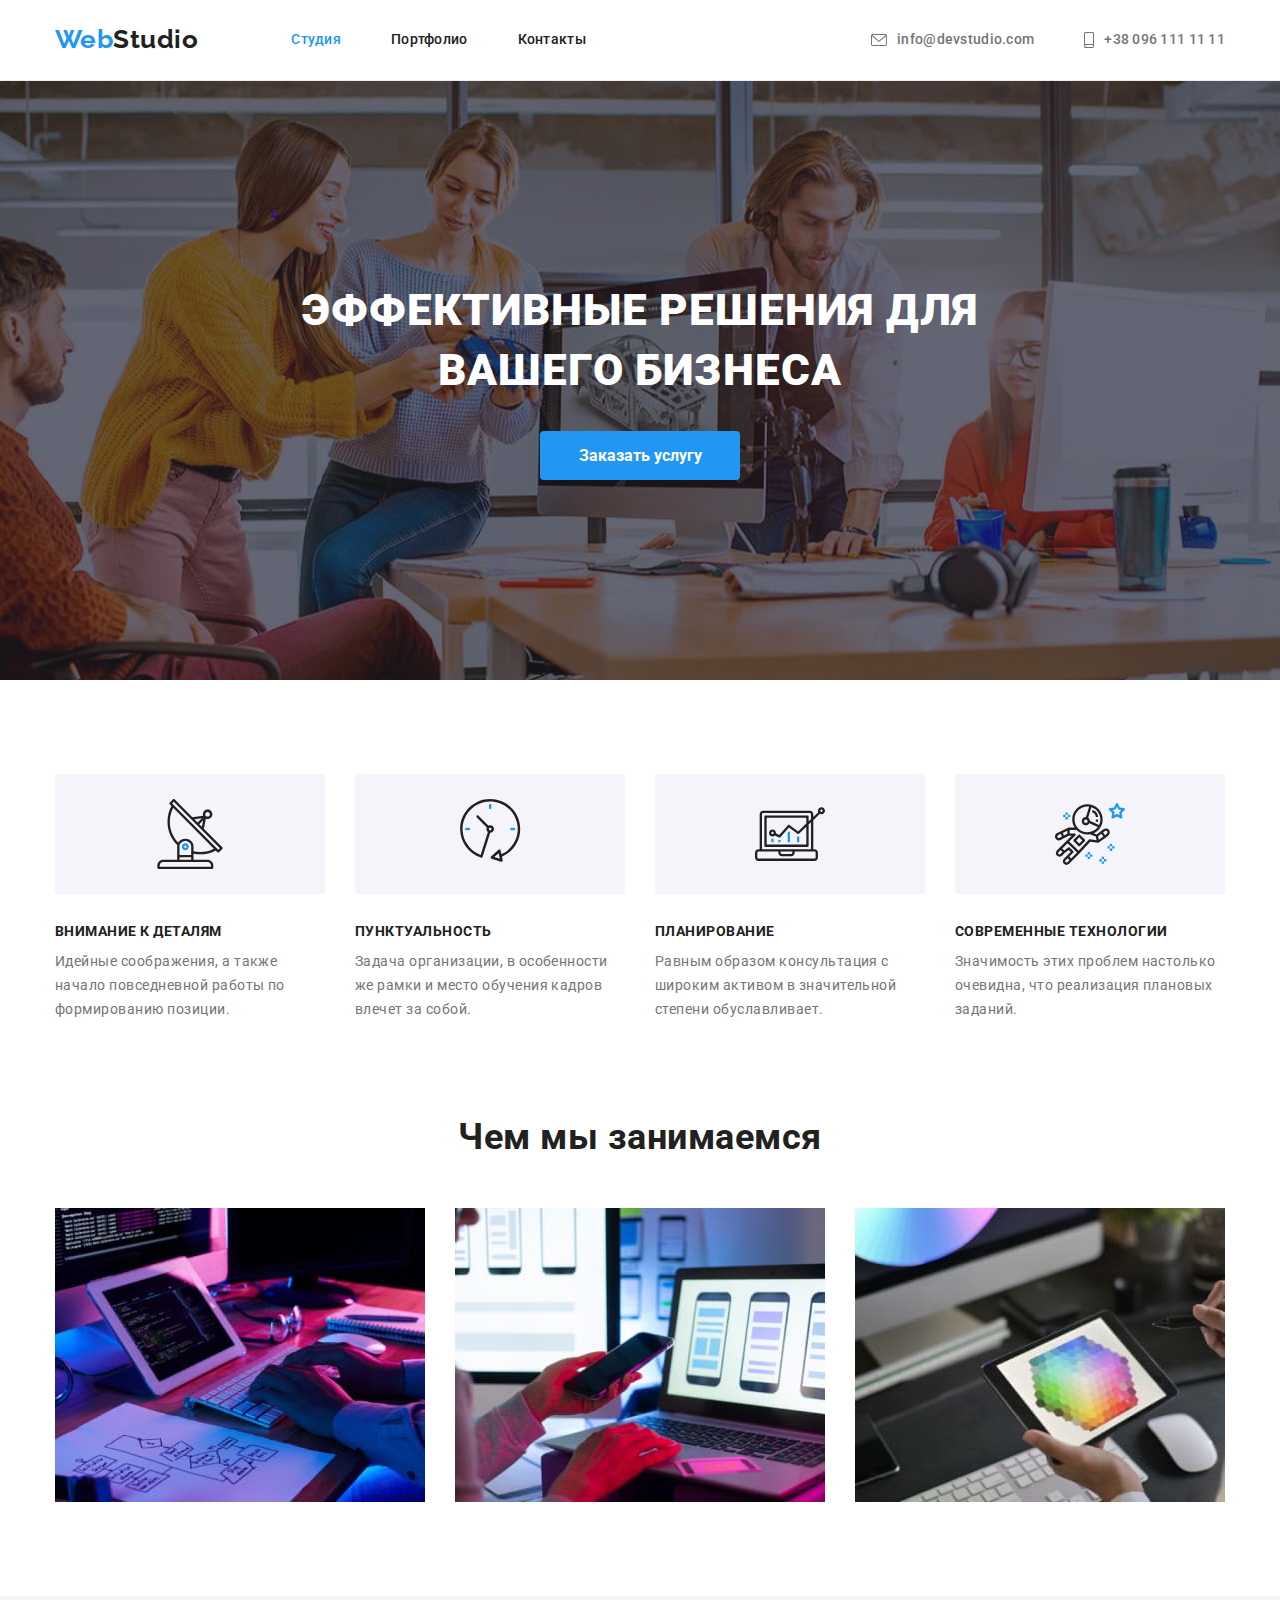
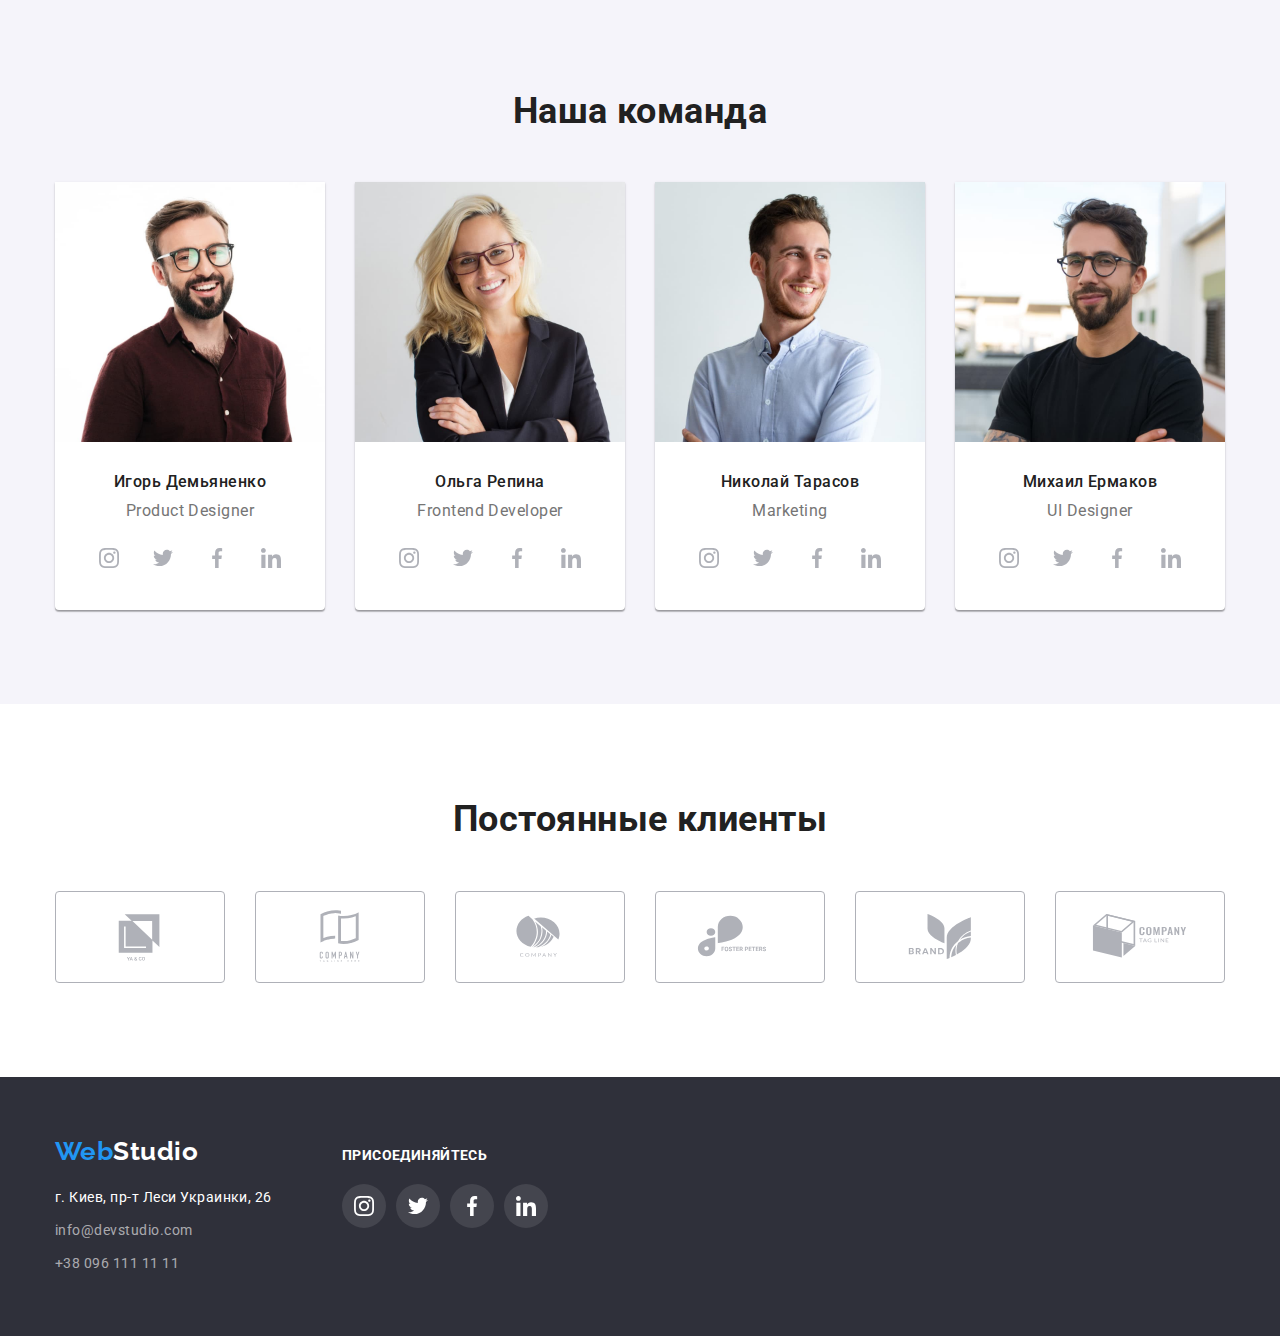
<file: index.html>
<!DOCTYPE html>
<html lang="ru">
  <head>
    <meta charset="UTF-8" />
    <meta http-equiv="X-UA-Compatible" content="IE=edge" />
    <meta name="viewport" content="width=device-width, initial-scale=1.0" />
    <title>Document</title>

    <link rel="preconnect" href="https://fonts.googleapis.com" />
    <link rel="preconnect" href="https://fonts.gstatic.com" crossorigin />
    <link
      href="https://fonts.googleapis.com/css2?family=Raleway:wght@700&family=Roboto:wght@400;500;700;900&display=swap"
      rel="stylesheet"
    />
    <link
      rel="stylesheet"
      href="https://cdnjs.cloudflare.com/ajax/libs/modern-normalize/1.1.0/modern-normalize.min.css"
    />
    <link rel="stylesheet" href="./css/styles.css" />
  </head>
  <body>
    <header class="header">
      <div class="conteiner main-nav">
        <a href="./index.html" class="logo">
          Web<span class="logo-up">Studio</span>
        </a>
        <nav class="nav">
          <ul class="site-nav list">
            <li class="item">
              <a href="./index.html" class="link current"> Студия </a>
            </li>
            <li class="item">
              <a href="./portfolio.html" class="link"> Портфолио</a>
            </li>
            <li class="item"><a href="" class="link"> Контакты</a></li>
          </ul>
        </nav>
        <ul class="contacts list">
          <li class="item">
            <a href="mailto:info@devstudio.com">
              <svg class="contacts-icon" width="16" height="12">
                <use href="./images/icons.svg#icon-envelope-hover"></use>
              </svg>
              info@devstudio.com
            </a>
          </li>
          <li class="item">
            <a href="tel:+380961111111">
              <svg class="contacts-icon" width="10" height="16">
                <use href="./images/icons.svg#icon-smartphone"></use>
              </svg>
              +38 096 111 11 11
            </a>
          </li>
        </ul>
      </div>
    </header>
    <main>
      <section class="hero">
        <div class="conteiner">
          <h1 class="hero-title">Эффективные решения для вашего бизнеса</h1>
          <button type="button" class="hero-button">Заказать услугу</button>
        </div>
      </section>
      <section class="section-benefits">
        <div class="conteiner">
          <h2 class="visually-hidden">Преимущества</h2>
          <ul class="benefits list">
            <li class="benefits-item">
              <div class="benefits-icon">
                <svg class="icon" width="70" height="70">
                  <use href="./images/icons.svg#icon-antenna-1"></use>
                </svg>
              </div>
              <h3 class="title">Внимание к деталям</h3>
              <p>
                Идейные соображения, а также начало повседневной работы по
                формированию позиции.
              </p>
            </li>
            <li class="benefits-item">
              <div class="benefits-icon">
                <svg class="icon" width="70" height="70">
                  <use href="./images/icons.svg#icon-clock-1"></use>
                </svg>
              </div>
              <h3 class="title">Пунктуальность</h3>
              <p>
                Задача организации, в особенности же рамки и место обучения
                кадров влечет за собой.
              </p>
            </li>
            <li class="benefits-item">
              <div class="benefits-icon">
                <svg class="icon" width="70" height="70">
                  <use href="./images/icons.svg#icon-diagram-1"></use>
                </svg>
              </div>
              <h3 class="title">Планирование</h3>
              <p>
                Равным образом консультация с широким активом в значительной
                степени обуславливает.
              </p>
            </li>
            <li class="benefits-item">
              <div class="benefits-icon">
                <svg class="icon" width="70" height="70">
                  <use href="./images/icons.svg#icon-astronaut-1"></use>
                </svg>
              </div>
              <h3 class="title">Современные технологии</h3>
              <p>
                Значимость этих проблем настолько очевидна, что реализация
                плановых заданий.
              </p>
            </li>
          </ul>
        </div>
      </section>
      <section class="section">
        <div class="conteiner">
          <h2 class="section-title">Чем мы занимаемся</h2>
          <ul class="case list">
            <li class="images">
              <img
                src="./images/box1.jpg"
                alt="набор текста на клавиатуре"
                width="370"
                height="294"
              />
            </li>
            <li class="images">
              <img
                src="./images/box2.jpg"
                alt="телефон в руках и ноутбук"
                width="370"
                height="294"
              />
            </li>
            <li class="images">
              <img
                src="./images/box3.jpg"
                alt="подбор цвета на планшете"
                width="370"
                height="294"
              />
            </li>
          </ul>
        </div>
      </section>
      <section class="section-team">
        <div class="conteiner">
          <h2 class="section-title">Наша команда</h2>
          <ul class="names list">
            <li class="names-item">
              <img
                src="./images/img1.jpg"
                alt="фото Игорь Демьяненко"
                width="270"
                height="260"
              />
              <div class="names-text">
                <h3 class="title">Игорь Демьяненко</h3>
                <p><span lang="en">Product Designer</span></p>
                <ul class="names-icon-list list">
                  <li class="names-icon-item">
                    <a href="" class="soc-link">
                      <svg class="names-link-icon" width="20" height="20">
                        <use href="./images/icons.svg#icon-instagram-2"></use>
                      </svg>
                    </a>
                  </li>
                  <li class="names-icon-item">
                    <a href="" class="soc-link">
                      <svg class="names-link-icon" width="20" height="20">
                        <use href="./images/icons.svg#icon-twitter-1"></use>
                      </svg>
                    </a>
                  </li>
                  <li class="names-icon-item">
                    <a href="" class="soc-link">
                      <svg class="names-link-icon" width="20" height="20">
                        <use href="./images/icons.svg#icon-facebook-1"></use>
                      </svg>
                    </a>
                  </li>
                  <li class="names-icon-item">
                    <a href="" class="soc-link">
                      <svg class="names-link-icon" width="20" height="20">
                        <use href="./images/icons.svg#icon-linkedin-1"></use>
                      </svg>
                    </a>
                  </li>
                </ul>
              </div>
            </li>

            <li class="names-item">
              <img
                src="./images/img2.jpg"
                alt="фото Ольга Репина"
                width="270"
                height="260"
              />
              <div class="names-text">
                <h3 class="title">Ольга Репина</h3>
                <p><span lang="en">Frontend Developer</span></p>
                <ul class="names-icon-list list">
                  <li class="names-icon-item">
                    <a href="" class="soc-link">
                      <svg class="names-link-icon" width="20" height="20">
                        <use href="./images/icons.svg#icon-instagram-2"></use>
                      </svg>
                    </a>
                  </li>
                  <li class="names-icon-item">
                    <a href="" class="soc-link">
                      <svg class="names-link-icon" width="20" height="20">
                        <use href="./images/icons.svg#icon-twitter-1"></use>
                      </svg>
                    </a>
                  </li>
                  <li class="names-icon-item">
                    <a href="" class="soc-link">
                      <svg class="names-link-icon" width="20" height="20">
                        <use href="./images/icons.svg#icon-facebook-1"></use>
                      </svg>
                    </a>
                  </li>
                  <li class="names-icon-item">
                    <a href="" class="soc-link">
                      <svg class="names-link-icon" width="20" height="20">
                        <use href="./images/icons.svg#icon-linkedin-1"></use>
                      </svg>
                    </a>
                  </li>
                </ul>
              </div>
            </li>
            <li class="names-item">
              <img
                src="./images/img3.jpg"
                alt="фото Николай Тарасов"
                width="270"
                height="260"
              />
              <div class="names-text">
                <h3 class="title">Николай Тарасов</h3>
                <p><span lang="en"> Marketing </span></p>
                <ul class="names-icon-list list">
                  <li class="names-icon-item">
                    <a href="" class="soc-link">
                      <svg class="names-link-icon" width="20" height="20">
                        <use href="./images/icons.svg#icon-instagram-2"></use>
                      </svg>
                    </a>
                  </li>
                  <li class="names-icon-item">
                    <a href="" class="soc-link">
                      <svg class="names-link-icon" width="20" height="20">
                        <use href="./images/icons.svg#icon-twitter-1"></use>
                      </svg>
                    </a>
                  </li>
                  <li class="names-icon-item">
                    <a href="" class="soc-link">
                      <svg class="names-link-icon" width="20" height="20">
                        <use href="./images/icons.svg#icon-facebook-1"></use>
                      </svg>
                    </a>
                  </li>
                  <li class="names-icon-item">
                    <a href="" class="soc-link">
                      <svg class="names-link-icon" width="20" height="20">
                        <use href="./images/icons.svg#icon-linkedin-1"></use>
                      </svg>
                    </a>
                  </li>
                </ul>
              </div>
            </li>
            <li class="names-item">
              <img
                src="./images/img4.jpg"
                alt="фото Михаил Ермаков"
                width="270"
                height="260"
              />
              <div class="names-text">
                <h3 class="title">Михаил Ермаков</h3>
                <p><span lang="en">UI Designer </span></p>
                <ul class="names-icon-list list">
                  <li class="names-icon-item">
                    <a href="" class="soc-link">
                      <svg class="names-link-icon" width="20" height="20">
                        <use href="./images/icons.svg#icon-instagram-2"></use>
                      </svg>
                    </a>
                  </li>
                  <li class="names-icon-item">
                    <a href="" class="soc-link">
                      <svg class="names-link-icon" width="20" height="20">
                        <use href="./images/icons.svg#icon-twitter-1"></use>
                      </svg>
                    </a>
                  </li>
                  <li class="names-icon-item">
                    <a href="" class="soc-link">
                      <svg class="names-link-icon" width="20" height="20">
                        <use href="./images/icons.svg#icon-facebook-1"></use>
                      </svg>
                    </a>
                  </li>
                  <li class="names-icon-item">
                    <a href="" class="soc-link">
                      <svg class="names-link-icon" width="20" height="20">
                        <use href="./images/icons.svg#icon-linkedin-1"></use>
                      </svg>
                    </a>
                  </li>
                </ul>
              </div>
            </li>
          </ul>
        </div>
      </section>
      <section class="section">
        <div class="conteiner">
          <h2 class="section-title">Постоянные клиенты</h2>
          <ul class="clients-list list">
            <li class="clients-item">
              <a href="" class="clients-link">
                <svg class="clients-icon" width="106" height="60">
                  <use href="./images/icons.svg#icon-Logo"></use>
                </svg>
              </a>
            </li>
            <li class="clients-item">
              <a href="" class="clients-link">
                <svg class="clients-icon" width="106" height="60">
                  <use href="./images/icons.svg#icon-Logo-1"></use>
                </svg>
              </a>
            </li>
            <li class="clients-item">
              <a href="" class="clients-link">
                <svg class="clients-icon" width="106" height="60">
                  <use href="./images/icons.svg#icon-Logo-2"></use>
                </svg>
              </a>
            </li>
            <li class="clients-item">
              <a href="" class="clients-link">
                <svg class="clients-icon" width="106" height="60">
                  <use href="./images/icons.svg#icon-Logo-3"></use>
                </svg>
              </a>
            </li>
            <li class="clients-item">
              <a href="" class="clients-link">
                <svg class="clients-icon" width="106" height="60">
                  <use href="./images/icons.svg#icon-Logo-4"></use>
                </svg>
              </a>
            </li>
            <li class="clients-item">
              <a href="" class="clients-link">
                <svg class="clients-icon" width="106" height="60">
                  <use href="./images/icons.svg#icon-Logo-5"></use>
                </svg>
              </a>
            </li>
          </ul>
        </div>
      </section>
    </main>
    <footer class="footer">
      <div class="footer-conteiner conteiner">
        <div class="footer-address">
          <a href="./index.html" class="logo">
            Web<span class="logo-down">Studio</span>
          </a>

          <address class="address">
            <p class="text">г. Киев, пр-т Леси Украинки, 26</p>
            <ul class="adress-tel-mail list">
              <li class="address-tel-mail-item">
                <a href="mailto:info@devstudio.com" class="mail">
                  info@devstudio.com
                </a>
              </li>
              <li class="address-tel-mail-item">
                <a href="tel:+380961111111" class="tel"> +38 096 111 11 11 </a>
              </li>
            </ul>
          </address>
        </div>
        <div class="welcome">
          <p class="welcome-text">Присоединяйтесь</p>
          <ul class="welcome-list list">
            <li class="welcome-item">
              <a href="" class="welcome-soc-link">
                <svg class="welcome-link-icon" width="20" height="20">
                  <use href="./images/icons.svg#icon-instagram-2"></use>
                </svg>
              </a>
            </li>
            <li class="welcome-item">
              <a href="" class="welcome-soc-link">
                <svg class="welcome-link-icon" width="20" height="20">
                  <use href="./images/icons.svg#icon-twitter-1"></use>
                </svg>
              </a>
            </li>
            <li class="welcome-item">
              <a href="" class="welcome-soc-link">
                <svg class="welcome-link-icon" width="20" height="20">
                  <use href="./images/icons.svg#icon-facebook-1"></use>
                </svg>
              </a>
            </li>
            <li class="welcome-item">
              <a href="" class="welcome-soc-link">
                <svg class="welcome-link-icon" width="20" height="20">
                  <use href="./images/icons.svg#icon-linkedin-1"></use>
                </svg>
              </a>
            </li>
          </ul>
        </div>
      </div>
    </footer>
  </body>
</html>
</file>
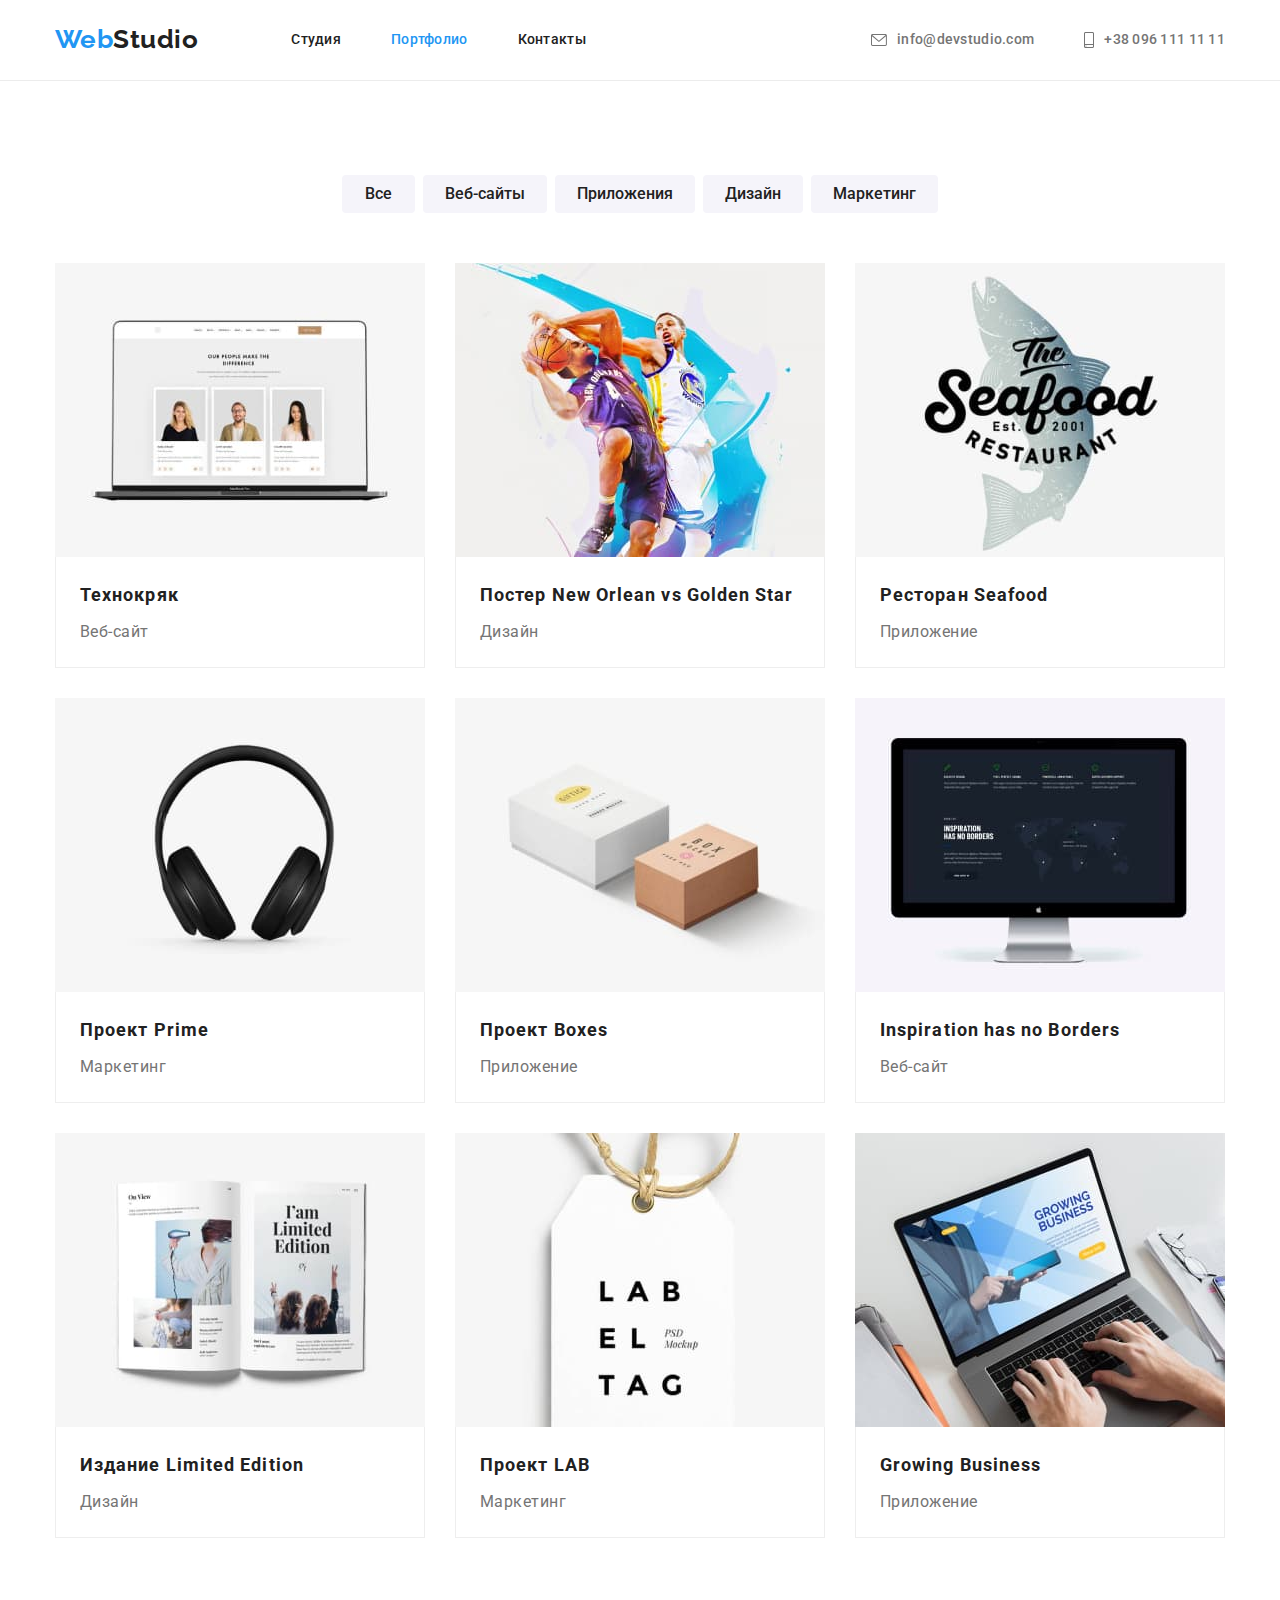
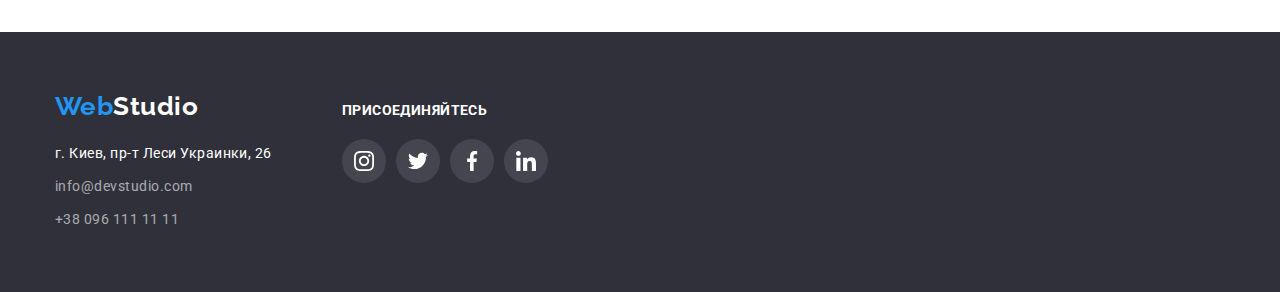
<file: portfolio.html>
<!DOCTYPE html>
<html lang="en">
  <head>
    <meta charset="UTF-8" />
    <meta http-equiv="X-UA-Compatible" content="IE=edge" />
    <meta name="viewport" content="width=device-width, initial-scale=1.0" />
    <title>Document</title>
    <link rel="preconnect" href="https://fonts.googleapis.com" />
    <link rel="preconnect" href="https://fonts.gstatic.com" crossorigin />
    <link
      href="https://fonts.googleapis.com/css2?family=Raleway:wght@700&family=Roboto:wght@400;500;700;900&display=swap"
      rel="stylesheet"
    />
    <link
      rel="stylesheet"
      href="https://cdnjs.cloudflare.com/ajax/libs/modern-normalize/1.1.0/modern-normalize.min.css"
    />

    <link rel="stylesheet" href="./css/styles.css" />
  </head>
  <body>
    <header class="header">
      <div class="conteiner main-nav">
        <a href="./index.html" class="logo">
          Web<span class="logo-up">Studio</span>
        </a>
        <nav class="nav">
          <ul class="site-nav list">
            <li class="item">
              <a href="./index.html" class="link"> Студия </a>
            </li>
            <li class="item">
              <a href="./portfolio.html" class="link current"> Портфолио</a>
            </li>
            <li class="item"><a href="" class="link"> Контакты</a></li>
          </ul>
        </nav>
        <ul class="contacts list">
          <li class="item">
            <a href="mailto:info@devstudio.com">
              <svg class="contacts-icon" width="16" height="12">
                <use href="./images/icons.svg#icon-envelope-hover"></use>
              </svg>
              info@devstudio.com
            </a>
          </li>
          <li class="item">
            <a href="tel:+380961111111">
              <svg class="contacts-icon" width="10" height="16">
                <use href="./images/icons.svg#icon-smartphone"></use>
              </svg>
              +38 096 111 11 11
            </a>
          </li>
        </ul>
      </div>
    </header>

    <main>
      <section class="portfolio">
        <div class="conteiner">
          <h1 class="visually-hidden">Портфолио</h1>
          <ul class="buttons list">
            <li class="buttons-item">
              <button type="button" class="portfolio-button">Все</button>
            </li>
            <li class="buttons-item">
              <button type="button" class="portfolio-button">Веб-сайты</button>
            </li>
            <li class="buttons-item">
              <button type="button" class="portfolio-button">Приложения</button>
            </li>
            <li class="buttons-item">
              <button type="button" class="portfolio-button">Дизайн</button>
            </li>
            <li class="buttons-item">
              <button type="button" class="portfolio-button">Маркетинг</button>
            </li>
          </ul>

          <ul class="team-portfolio list">
            <li class="item">
              <a href="" class="team-portfolio-link"
                ><img
                  src="./images/port1.jpg"
                  alt="ноутбук"
                  width="370"
                  height="294"
                />
                <div class="item-card">
                  <h2 class="title">Технокряк</h2>
                  <p>Веб-сайт</p>
                </div>
              </a>
            </li>
            <li class="item">
              <a href="" class="team-portfolio-link"
                ><img
                  src="./images/port2.jpg"
                  alt="баскетбол"
                  width="370"
                  height="294"
                />
                <div class="item-card">
                  <h2 class="title">Постер New Orlean vs Golden Star</h2>
                  <p>Дизайн</p>
                </div>
              </a>
            </li>
            <li class="item">
              <a href="" class="team-portfolio-link"
                ><img
                  src="./images/port3.jpg"
                  alt="ресторан"
                  width="370"
                  height="294"
                />
                <div class="item-card">
                  <h2 class="title">Ресторан Seafood</h2>
                  <p>Приложение</p>
                </div>
              </a>
            </li>
            <li class="item">
              <a href="" class="team-portfolio-link"
                ><img
                  src="./images/port4.jpg"
                  alt="наушники"
                  width="370"
                  height="294"
                />
                <div class="item-card">
                  <h2 class="title">Проект Prime</h2>
                  <p>Маркетинг</p>
                </div>
              </a>
            </li>
            <li class="item">
              <a href="" class="team-portfolio-link"
                ><img
                  src="./images/port5.jpg"
                  alt="коробки"
                  width="370"
                  height="294"
                />
                <div class="item-card">
                  <h2 class="title">Проект Boxes</h2>
                  <p>Приложение</p>
                </div>
              </a>
            </li>

            <li class="item">
              <a href="" class="team-portfolio-link"
                ><img
                  src="./images/port6.jpg"
                  alt="компьютер"
                  width="370"
                  height="294"
                />
                <div class="item-card">
                  <h2 class="title">Inspiration has no Borders</h2>
                  <p>Веб-сайт</p>
                </div>
              </a>
            </li>
            <li class="item">
              <a href="" class="team-portfolio-link"
                ><img
                  src="./images/port7.jpg"
                  alt="книга"
                  width="370"
                  height="294"
                />
                <div class="item-card">
                  <h2 class="title">Издание Limited Edition</h2>
                  <p>Дизайн</p>
                </div>
              </a>
            </li>
            <li class="item">
              <a href="" class="team-portfolio-link"
                ><img
                  src="./images/port8.jpg"
                  alt="брелок"
                  width="370"
                  height="294"
                />
                <div class="item-card">
                  <h2 class="title">Проект LAB</h2>
                  <p>Маркетинг</p>
                </div>
              </a>
            </li>
            <li class="item">
              <a href="" class="team-portfolio-link">
                <img
                  src="./images/port9.jpg"
                  alt="ноутбук"
                  width="370"
                  height="294"
                />
                <div class="item-card">
                  <h2 class="title">Growing Business</h2>
                  <p>Приложение</p>
                </div>
              </a>
            </li>
          </ul>
        </div>
      </section>
    </main>
    <footer class="footer">
      <div class="footer-conteiner conteiner">
        <div class="footer-address">
          <a href="./index.html" class="logo">
            Web<span class="logo-down">Studio</span>
          </a>

          <address class="address">
            <p class="text">г. Киев, пр-т Леси Украинки, 26</p>
            <ul class="adress-tel-mail list">
              <li class="address-tel-mail-item">
                <a href="mailto:info@devstudio.com" class="mail">
                  info@devstudio.com
                </a>
              </li>
              <li class="address-tel-mail-item">
                <a href="tel:+380961111111" class="tel"> +38 096 111 11 11 </a>
              </li>
            </ul>
          </address>
        </div>
        <div class="welcome">
          <p class="welcome-text">Присоединяйтесь</p>
          <ul class="welcome-list list">
            <li class="welcome-item">
              <a href="" class="welcome-soc-link">
                <svg class="welcome-link-icon" width="20" height="20">
                  <use href="./images/icons.svg#icon-instagram-2"></use>
                </svg>
              </a>
            </li>
            <li class="welcome-item">
              <a href="" class="welcome-soc-link">
                <svg class="welcome-link-icon" width="20" height="20">
                  <use href="./images/icons.svg#icon-twitter-1"></use>
                </svg>
              </a>
            </li>
            <li class="welcome-item">
              <a href="" class="welcome-soc-link">
                <svg class="welcome-link-icon" width="20" height="20">
                  <use href="./images/icons.svg#icon-facebook-1"></use>
                </svg>
              </a>
            </li>
            <li class="welcome-item">
              <a href="" class="welcome-soc-link">
                <svg class="welcome-link-icon" width="20" height="20">
                  <use href="./images/icons.svg#icon-linkedin-1"></use>
                </svg>
              </a>
            </li>
          </ul>
        </div>
      </div>
    </footer>
  </body>
</html>
</file>
<file: css/styles.css>
:root {
  --main-text-color: #212121;
  --secondary-text-color: #757575;
  --accent-text-color: #2196f3;
  --hero-text-color: #ffffff;

  --background-primary-color: #ffffff;
  --background-secondary-color: #2f303a;
}

body {
  background-color: var(--background-primary-color);
  color: var(--main-text-color);

  font-family: Roboto, sans-serif;
  letter-spacing: 0.03em;
}
h1 {
  margin: 0;
}
a {
  color: currentColor;
}
img {
  display: block;
  max-width: 100%;
  height: auto;
}
.conteiner {
  margin-left: auto;
  margin-right: auto;
  width: 1200px;
  padding-left: 15px;
  padding-right: 15px;
}
.visually-hidden {
  position: absolute;
  width: 1px;
  height: 1px;
  margin: -1px;
  border: 0;
  padding: 0;

  white-space: nowrap;
  clip-path: inset(100%);
  clip: rect(0 0 0 0);
  overflow: hidden;
}
/*logo*/

.logo {
  color: var(--accent-text-color);
  font-family: Raleway, sans-serif;
  font-weight: 700;
  font-size: 26px;
  line-height: 1, 19;
  text-decoration: none;
}
.logo-up {
  color: var(--main-text-color);
}
.logo-down {
  color: var(--hero-text-color);
}
.list {
  list-style: none;
  padding: 0;
  margin: 0;
}
.nav {
  margin-left: 93px;
}
.site-nav {
  display: flex;
}

.nav .item:not(:last-child) {
  margin-right: 50px;
}

.site-nav .link {
  display: block;
  padding-top: 32px;
  padding-bottom: 32px;
  color: var(--main-text-color);

  font-weight: 500;
  font-size: 14px;
  line-height: 1.14;
  letter-spacing: 0.02em;
  text-decoration: none;
}

.site-nav .link:hover,
.site-nav .link:focus {
  color: var(--accent-text-color);
}
.site-nav .link.current {
  color: var(--accent-text-color);
}
.contacts {
  display: flex;
  margin-left: auto;
}
.contacts .item + .item {
  margin-left: 50px;
}
.contacts a {
  display: flex;
  align-items: center;
  color: var(--secondary-text-color);
  font-weight: 500;
  font-size: 14px;
  line-height: 1.14;
  letter-spacing: 0.02em;
  text-decoration: none;
  padding-top: 32px;
  padding-bottom: 32px;
}
.contacts a:hover,
.contacts a:focus {
  color: var(--accent-text-color);
}
.contacts-icon {
  fill: currentColor;
  margin-right: 10px;
}

.main-nav {
  display: flex;
  align-items: center;
}
/*main*/

.section,
.portfolio {
  padding-top: 94px;
  padding-bottom: 94px;
}

.section-title {
  margin-top: 0;
  margin-bottom: 50px;
  color: var(--main-text-color);
  font-weight: 700;
  font-size: 36px;
  line-height: 1.17;
  text-align: center;
}

/*hero*/

.hero {
  max-width: 1600px;
  margin: 0 auto;
  background-color: var(--background-secondary-color);
  background-image: linear-gradient(
      rgba(47, 48, 58, 0.4),
      rgba(47, 48, 58, 0.4)
    ),
    url(../images/hero.jpg);
  background-repeat: no-repeat;
  background-position: center;

  letter-spacing: 0.06em;
  text-align: center;

  padding-top: 200px;
  padding-bottom: 200px;
}

.hero-title {
  margin-left: auto;
  margin-right: auto;
  margin-top: 0;
  margin-bottom: 30px;
  max-width: 696px;
  color: var(--hero-text-color);
  font-weight: 900;
  font-size: 44px;
  line-height: 1.36;
  text-transform: uppercase;
}
/*button*/
.hero .hero-button {
  display: block;
  margin: 0 auto;
  border: transparent;
  border-radius: 4px;
  padding: 10px 32px;
  min-width: 200px;
  background-color: var(--accent-text-color);
  color: var(--hero-text-color);
  cursor: pointer;
  font-family: inherit;
  font-weight: 700;
  font-size: 16px;
  line-height: 1.86;
  text-align: center;
}
.hero-button:hover,
.hero-button:focus {
  background-color: #188ce8;
}
/*----benefits-------------*/

.section-benefits {
  padding-top: 94px;
  padding-bottom: 0;
}
.benefits {
  display: flex;
  gap: 30px;
}
.benefits-item {
  width: 270px;
}
.benefits-icon {
  display: flex;
  align-items: center;
  justify-content: center;
  background-color: #f5f4fa;
  border-radius: 4px;
  width: 270px;
  height: 120px;
  margin-bottom: 30px;
}

.benefits .title {
  margin-top: 0;
  margin-bottom: 10px;
  color: var(--main-text-color);
  font-weight: 700;
  font-size: 14px;
  line-height: 1.14;
  text-transform: uppercase;
}
/* .benefits-item:not(:last-child) {
  margin-right: 30px;
} */

.benefits p {
  margin-top: 0;
  margin-bottom: 0;
  color: var(--secondary-text-color);
  font-size: 14px;
  line-height: 1.71;
}

/*-------Чем мы занимаемся----------*/

.case {
  display: flex;
  gap: 30px;
}

/*-----team--------------------*/

.section-team {
  padding-top: 94px;
  padding-bottom: 94px;

  background-color: #f5f4fa;
}

.section-team p {
  margin-bottom: 0;
  color: var(--secondary-text-color);
  font-size: 16px;
  line-height: 1.19;
}

.names {
  display: flex;
  gap: 30px;
}
.names-item {
  background-color: var(--background-primary-color);
  border-radius: 0px 0px 4px 4px;
  box-shadow: 0px 1px 3px rgba(0, 0, 0, 0.12), 0px 1px 1px rgba(0, 0, 0, 0.14),
    0px 2px 1px rgba(0, 0, 0, 0.2);
}
/* .names-item:not(:last-child) {
  margin-right: 30px;
} */
.names-text {
  text-align: center;
  padding-top: 30px;
  padding-bottom: 30px;
}
.names-text p {
  margin-top: 0;
  margin-bottom: 16px;
}

.names .title {
  margin-top: 0;
  margin-bottom: 10px;
  color: var(--main-text-color);
  font-weight: 500;
  font-size: 16px;
  line-height: 1.19;
}
.names-icon-list {
  display: flex;
  justify-content: center;
  align-items: center;
}
.names-icon-item + .names-icon-item {
  margin-left: 10px;
}

.soc-link {
  display: flex;
  justify-content: center;
  align-items: center;

  width: 44px;
  height: 44px;
  background-color: #ffffff;
  border-radius: 50%;
  cursor: pointer;
}
.names-link-icon {
  fill: #afb1b8;
}
.soc-link:hover,
.soc-link:focus {
  background-color: var(--accent-text-color);
}
.soc-link:hover .names-link-icon,
.soc-link:focus .names-link-icon {
  fill: var(--hero-text-color);
}
/*---------clients-------------*/
.clients-list {
  display: flex;
  justify-content: center;
  align-items: center;
}
.clients-item {
  width: 170px;
  height: 92px;
}
.clients-item + .clients-item {
  margin-left: 30px;
}
.clients-link {
  display: flex;
  align-items: center;
  justify-content: center;
  cursor: pointer;
  width: 100%;
  height: 100%;

  border: 1px solid #afb1b8;
  border-radius: 4px;
  color: #afb1b8;
}
.clients-link:hover,
.clients-link:focus {
  border: 1px solid var(--accent-text-color);
}
.clients-link:hover .clients-icon,
.clients-link:focus .clients-icon {
  fill: var(--accent-text-color);
}
.clients-icon {
  fill: currentColor;
}
/*portfolio*/

.header {
  border-bottom: 1px solid #ececec;
}
.team-portfolio {
  margin-top: 50px;
  display: flex;
  flex-wrap: wrap;
  gap: 30px;
}
.team-portfolio .item {
  width: calc((100% - 60px) / 3);
}

.item-card {
  padding: 24px;
  padding-top: 20px;
  padding-left: 24px;
  padding-bottom: 20px;
  border-left: 1px solid #eeeeee;
  border-right: 1px solid #eeeeee;
  border-bottom: 1px solid #eeeeee;
}

/* .team-portfolio .item:nth-last-child(-n + 3) {
  margin-bottom: 0;
}
.team-portfolio .item:nth-child(3n) {
  margin-right: 0;
} */
.portfolio .title {
  margin-bottom: 4px;
  margin-top: 0;

  color: var(--main-text-color);
  font-weight: 700;
  font-size: 18px;
  line-height: 2;
  letter-spacing: 0.06em;
}
.portfolio .buttons {
  display: flex;
  justify-content: center;
}

.portfolio-button:hover,
.portfolio-button:focus {
  box-shadow: 0px 3px 1px rgba(0, 0, 0, 0.1), 0px 1px 2px rgba(0, 0, 0, 0.08),
    0px 2px 2px rgba(0, 0, 0, 0.12);
}

.buttons .buttons-item + .buttons-item {
  margin-left: 8px;
}
.portfolio a {
  display: block;
  text-decoration: none;
  width: 100%;
  height: 100%;
}
.team-portfolio-link:hover,
.team-portfolio-link:focus {
  box-shadow: 0px 1px 1px rgba(0, 0, 0, 0.12), 0px 4px 4px rgba(0, 0, 0, 0.06),
    1px 4px 6px rgba(0, 0, 0, 0.16);
}

.portfolio-button {
  display: inline-block;
  border-radius: 4px;
  padding: 6px 22px;
  min-width: 73px;
  border: transparent;

  color: var(--main-text-color);
  background-color: #f5f4fa;
  cursor: pointer;
  text-align: center;

  font-family: inherit;
  font-weight: 500;
  font-size: 16px;
  line-height: 1.63;
}

.portfolio-button:hover,
.portfolio-button:focus {
  background-color: var(--accent-text-color);
  color: var(--hero-text-color);
}

.portfolio p {
  margin-bottom: 0;
  margin-top: 0;
  color: var(--secondary-text-color);
  font-size: 16px;
  line-height: 1.88;
}

/*footer*/
.footer {
  background-color: var(--background-secondary-color);
  padding-top: 60px;
  padding-bottom: 60px;
}
.footer-conteiner {
  display: flex;

  align-items: baseline;
}
.footer .logo {
  margin-bottom: 20px;
}
.address {
  margin-top: 20px;
  margin-bottom: 0;
}
.address .text {
  margin-top: 0;
  margin-bottom: 0;
  color: var(--hero-text-color);

  font-size: 14px;
  line-height: 1.71;
  font-style: normal;
}

.address .mail,
.address .tel {
  color: rgba(255, 255, 255, 0.6);

  font-size: 14px;
  line-height: 1.71;
  font-style: normal;
  text-decoration: none;
}
.adress-tel-mail {
  margin-top: 9px;
}
.address-tel-mail-item + .address-tel-mail-item {
  margin-top: 9px;
}
.welcome {
  margin-left: 70px;
}
.welcome-text {
  margin: 0;
  text-transform: uppercase;

  font-weight: 700;
  font-size: 14px;
  line-height: 1.14;
  letter-spacing: 0.03em;
  color: var(--hero-text-color);
}
.welcome-list {
  display: flex;

  margin-top: 20px;
}
.welcome-item + .welcome-item {
  margin-left: 10px;
}

.welcome-soc-link {
  display: flex;
  justify-content: center;
  align-items: center;

  width: 44px;
  height: 44px;
  background: rgba(255, 255, 255, 0.1);
  border-radius: 50%;
  cursor: pointer;
}
.welcome-link-icon {
  fill: var(--hero-text-color);
}
.welcome-soc-link:hover,
.welcome-soc-link:focus {
  background-color: var(--accent-text-color);
}
</file>
